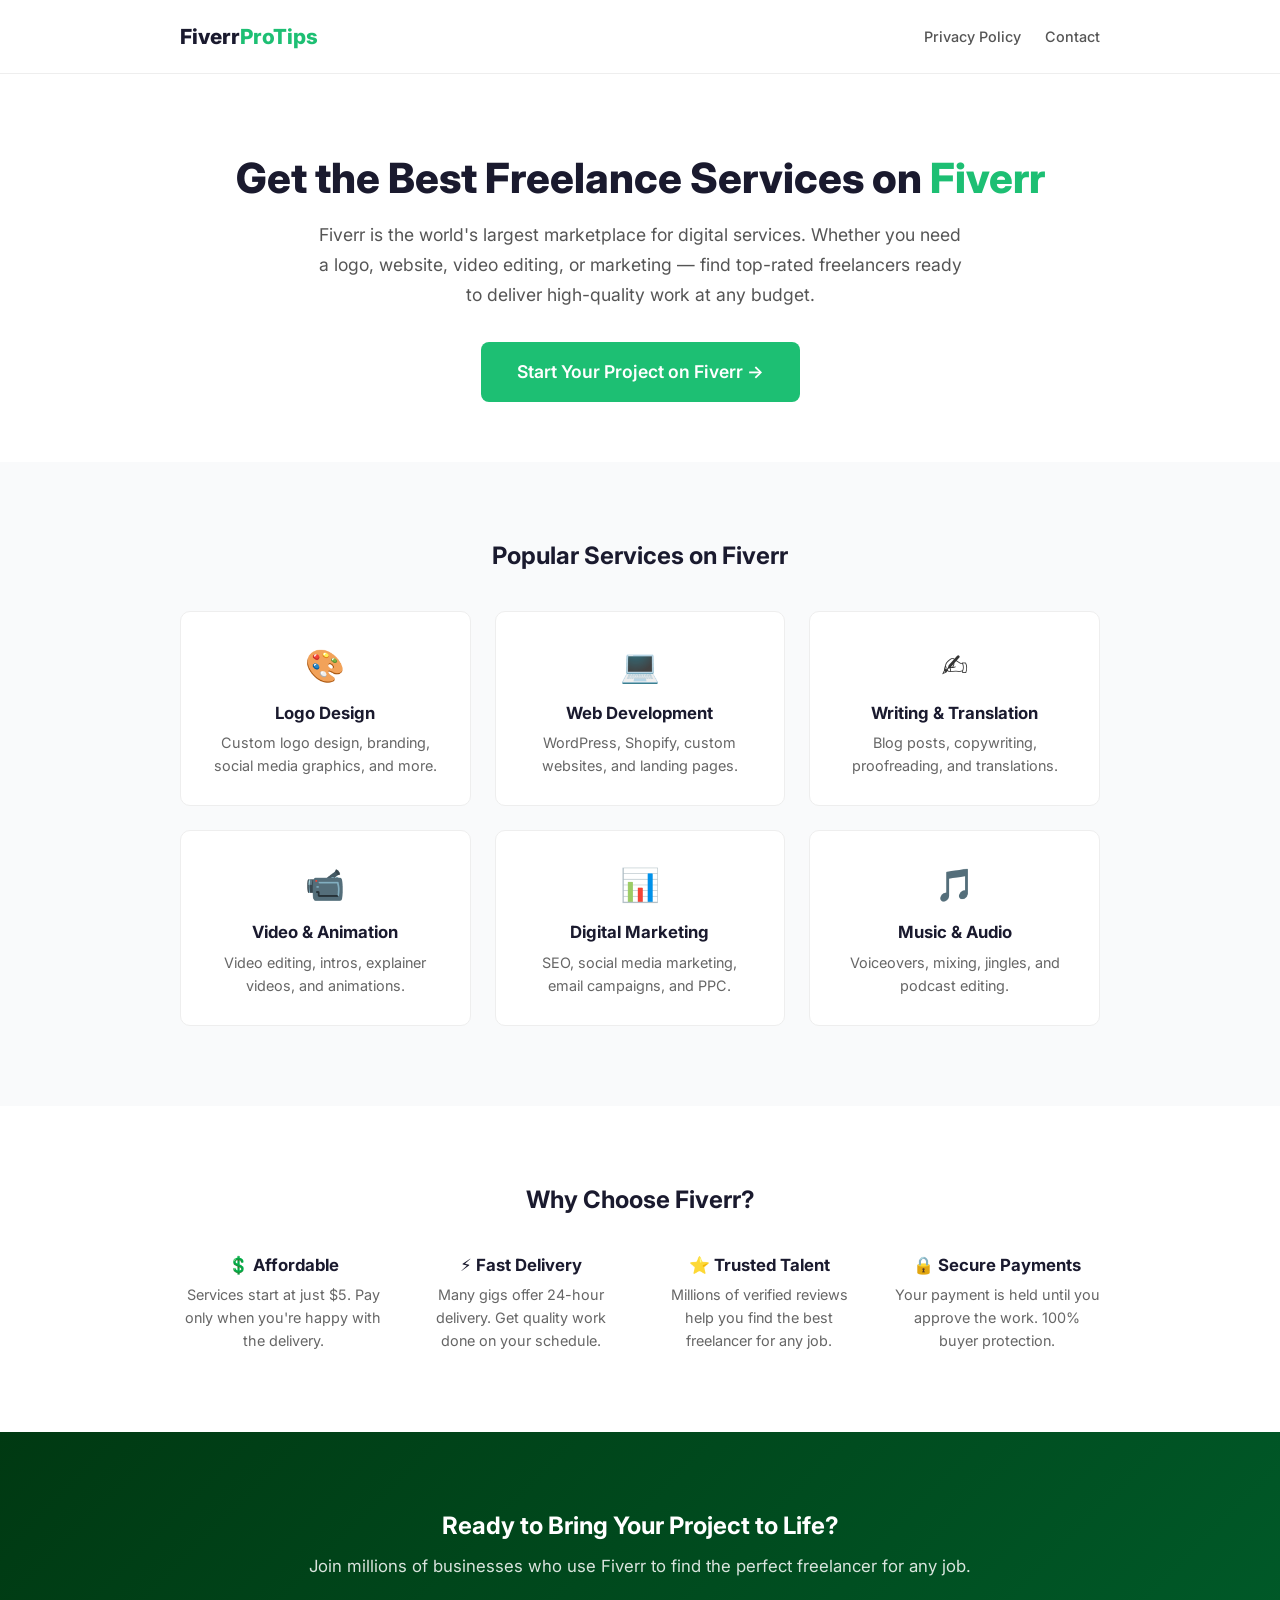
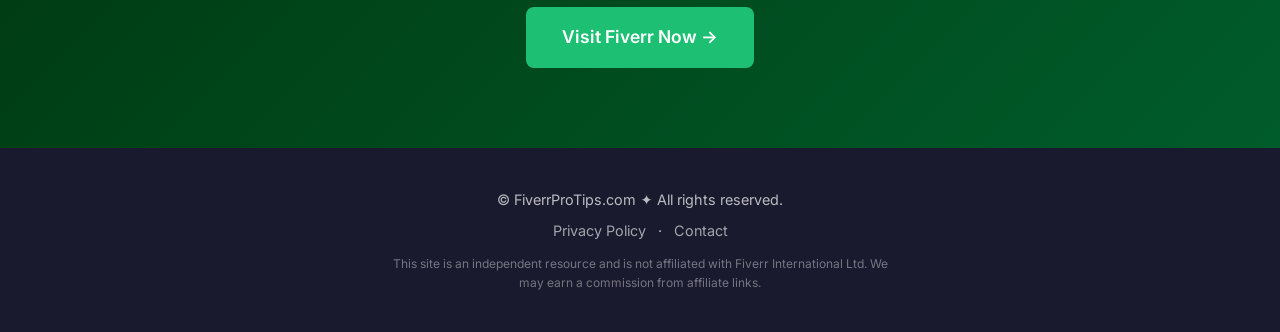
<file: index.html>
<!DOCTYPE html>
<html lang="en">
<head>
  <meta charset="UTF-8">
  <meta name="viewport" content="width=device-width, initial-scale=1.0">
  <meta name="description" content="Discover how Fiverr connects you with top freelance talent. From graphic design to web development, get professional services starting at just $5.">
  <meta property="og:title" content="FiverrProTips — Find the Best Freelance Services on Fiverr">
  <meta property="og:description" content="Discover how Fiverr connects you with top freelance talent. Get professional services starting at just $5.">
  <link rel="canonical" href="https://fiverrprotips.com">
  <title>FiverrProTips — Find the Best Freelance Services on Fiverr</title>
  <link rel="preconnect" href="https://fonts.googleapis.com">
  <link rel="preconnect" href="https://fonts.gstatic.com" crossorigin>
  <link href="https://fonts.googleapis.com/css2?family=Inter:wght@400;600;700;800&display=swap" rel="stylesheet">
  <link rel="stylesheet" href="styles.css">
</head>
<body>

  <!-- Header -->
  <header>
    <div class="container">
      <a href="index.html" class="logo">Fiverr<span>ProTips</span></a>
      <nav>
        <a href="privacy-policy.html">Privacy Policy</a>
        <a href="contact.html">Contact</a>
      </nav>
    </div>
  </header>

  <!-- Hero -->
  <section class="hero">
    <div class="container">
      <h1>Get the Best Freelance Services on <span>Fiverr</span></h1>
      <p>Fiverr is the world's largest marketplace for digital services. Whether you need a logo, website, video editing, or marketing — find top-rated freelancers ready to deliver high-quality work at any budget.</p>
      <a href="https://go.fiverr.com/visit/?bta=22114&brand=fp&landingPage=fiverr.com" target="_blank" rel="noopener" class="cta-btn">Start Your Project on Fiverr →</a>
    </div>
  </section>

  <!-- Fiverr Services -->
  <section class="services">
    <div class="container">
      <h2>Popular Services on Fiverr</h2>
      <div class="services-grid">
        <div class="service-item">
          <span class="service-icon">🎨</span>
          <h3>Logo Design</h3>
          <p>Custom logo design, branding, social media graphics, and more.</p>
        </div>
        <div class="service-item">
          <span class="service-icon">💻</span>
          <h3>Web Development</h3>
          <p>WordPress, Shopify, custom websites, and landing pages.</p>
        </div>
        <div class="service-item">
          <span class="service-icon">✍️</span>
          <h3>Writing & Translation</h3>
          <p>Blog posts, copywriting, proofreading, and translations.</p>
        </div>
        <div class="service-item">
          <span class="service-icon">📹</span>
          <h3>Video & Animation</h3>
          <p>Video editing, intros, explainer videos, and animations.</p>
        </div>
        <div class="service-item">
          <span class="service-icon">📊</span>
          <h3>Digital Marketing</h3>
          <p>SEO, social media marketing, email campaigns, and PPC.</p>
        </div>
        <div class="service-item">
          <span class="service-icon">🎵</span>
          <h3>Music & Audio</h3>
          <p>Voiceovers, mixing, jingles, and podcast editing.</p>
        </div>
      </div>
    </div>
  </section>

  <!-- Why Fiverr -->
  <section class="why">
    <div class="container">
      <h2>Why Choose Fiverr?</h2>
      <div class="why-grid">
        <div class="why-item">
          <h3>💲 Affordable</h3>
          <p>Services start at just $5. Pay only when you're happy with the delivery.</p>
        </div>
        <div class="why-item">
          <h3>⚡ Fast Delivery</h3>
          <p>Many gigs offer 24-hour delivery. Get quality work done on your schedule.</p>
        </div>
        <div class="why-item">
          <h3>⭐ Trusted Talent</h3>
          <p>Millions of verified reviews help you find the best freelancer for any job.</p>
        </div>
        <div class="why-item">
          <h3>🔒 Secure Payments</h3>
          <p>Your payment is held until you approve the work. 100% buyer protection.</p>
        </div>
      </div>
    </div>
  </section>

  <!-- CTA -->
  <section class="cta">
    <div class="container">
      <h2>Ready to Bring Your Project to Life?</h2>
      <p>Join millions of businesses who use Fiverr to find the perfect freelancer for any job.</p>
      <a href="https://go.fiverr.com/visit/?bta=22114&brand=fp&landingPage=fiverr.com" target="_blank" rel="noopener" class="cta-btn">Visit Fiverr Now →</a>
    </div>
  </section>

  <!-- Footer -->
  <footer>
    <div class="container">
      <p>&copy; FiverrProTips.com ✦ All rights reserved.</p>
      <p class="footer-links">
        <a href="privacy-policy.html">Privacy Policy</a> · <a href="contact.html">Contact</a>
      </p>
      <p class="disclaimer">This site is an independent resource and is not affiliated with Fiverr International Ltd. We may earn a commission from affiliate links.</p>
    </div>
  </footer>

  <script src="script.js"></script>
</body>
</html>
</file>
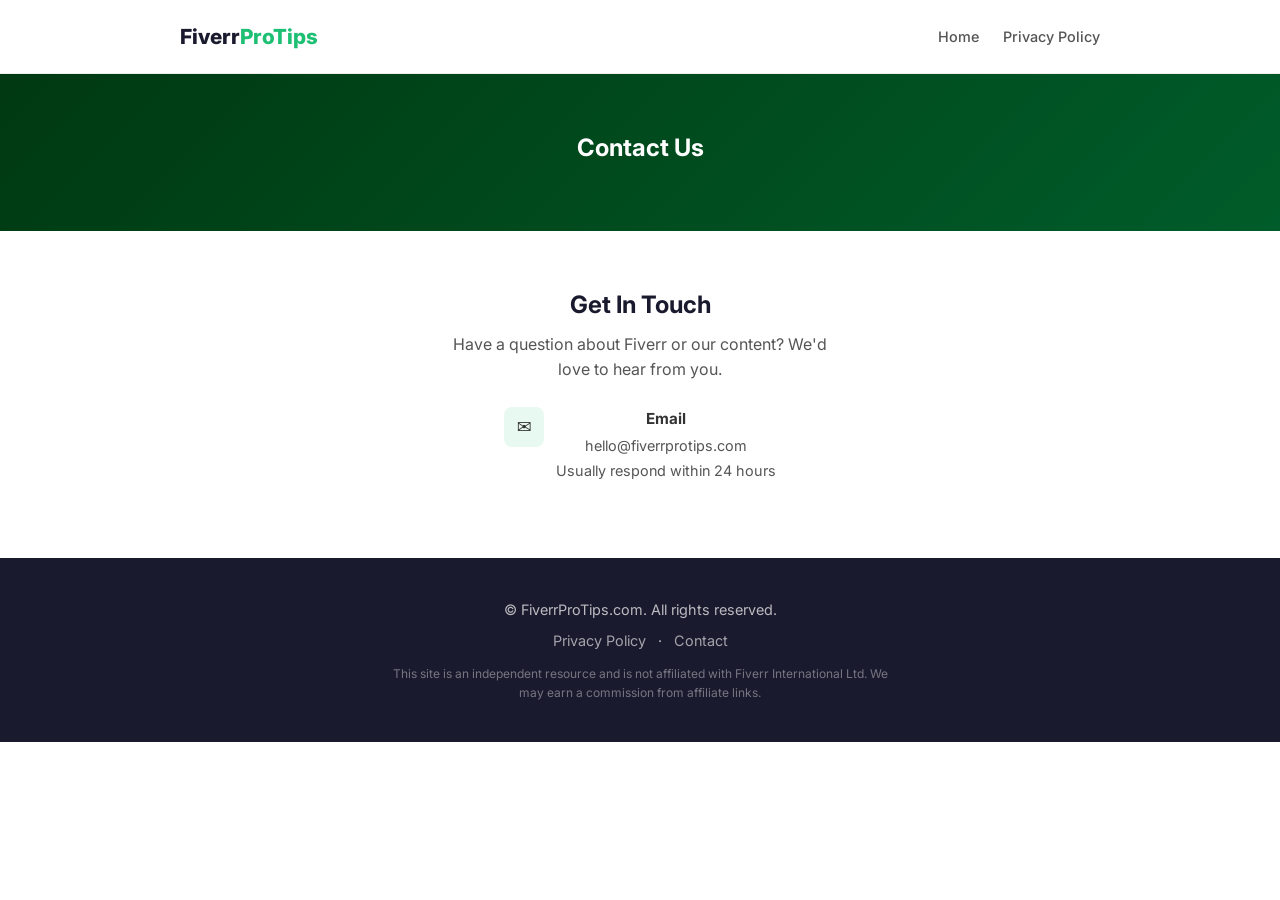
<file: contact.html>
<!DOCTYPE html>
<html lang="en">
<head>
  <meta charset="UTF-8">
  <meta name="viewport" content="width=device-width, initial-scale=1.0">
  <meta name="robots" content="index, follow">
  <link rel="canonical" href="https://fiverrprotips.com/contact">
  <title>Contact Us — FiverrProTips</title>
  <link href="https://fonts.googleapis.com/css2?family=Inter:wght@400;600;700;800&display=swap" rel="stylesheet">
  <link rel="stylesheet" href="styles.css">
</head>
<body>

  <header>
    <div class="container">
      <a href="index.html" class="logo">Fiverr<span>ProTips</span></a>
      <nav>
        <a href="index.html">Home</a>
        <a href="privacy-policy.html">Privacy Policy</a>
      </nav>
    </div>
  </header>

  <section class="page-hero">
    <div class="container">
      <h1>Contact Us</h1>
    </div>
  </section>

  <section class="content-section">
    <div class="container">
      <div class="contact-info" style="text-align:center; max-width:400px; margin:0 auto;">
        <h2>Get In Touch</h2>
        <p>Have a question about Fiverr or our content? We'd love to hear from you.</p>
        <div class="contact-method" style="justify-content:center;">
          <div class="contact-method-icon">&#9993;</div>
          <div>
            <h4>Email</h4>
            <a href="mailto:hello@fiverrprotips.com">hello@fiverrprotips.com</a>
            <p>Usually respond within 24 hours</p>
          </div>
        </div>
      </div>
    </div>
  </section>

  <footer>
    <div class="container">
      <p>&copy; FiverrProTips.com. All rights reserved.</p>
      <p class="footer-links"><a href="privacy-policy.html">Privacy Policy</a> · <a href="contact.html">Contact</a></p>
      <p class="disclaimer">This site is an independent resource and is not affiliated with Fiverr International Ltd. We may earn a commission from affiliate links.</p>
    </div>
  </footer>

  <script src="script.js"></script>
</body>
</html>
</file>
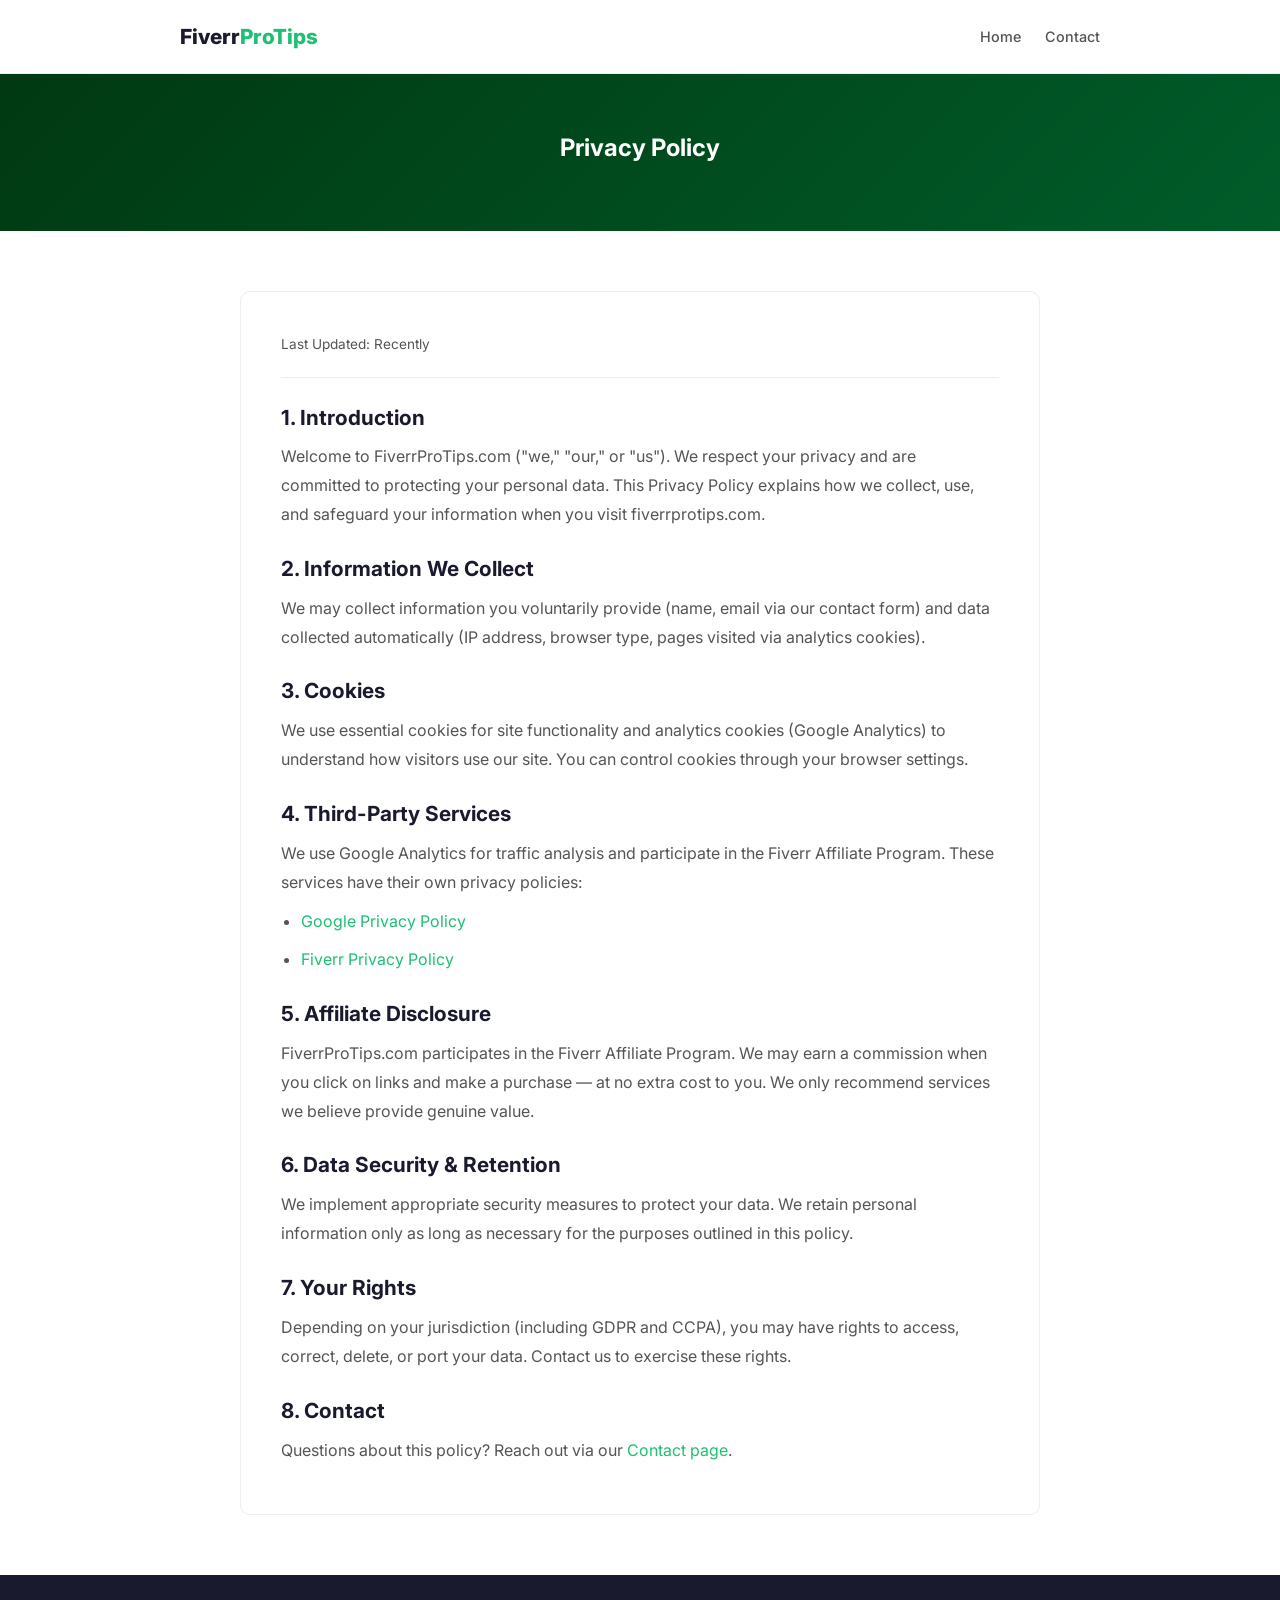
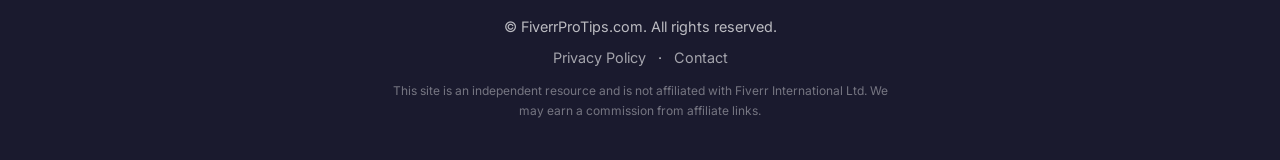
<file: privacy-policy.html>
<!DOCTYPE html>
<html lang="en">
<head>
  <meta charset="UTF-8">
  <meta name="viewport" content="width=device-width, initial-scale=1.0">
  <meta name="robots" content="noindex, follow">
  <link rel="canonical" href="https://fiverrprotips.com/privacy-policy">
  <title>Privacy Policy — FiverrProTips</title>
  <link href="https://fonts.googleapis.com/css2?family=Inter:wght@400;600;700;800&display=swap" rel="stylesheet">
  <link rel="stylesheet" href="styles.css">
</head>
<body>

  <header>
    <div class="container">
      <a href="index.html" class="logo">Fiverr<span>ProTips</span></a>
      <nav>
        <a href="index.html">Home</a>
        <a href="contact.html">Contact</a>
      </nav>
    </div>
  </header>

  <section class="page-hero">
    <div class="container">
      <h1>Privacy Policy</h1>
    </div>
  </section>

  <section class="content-section">
    <div class="container">
      <div class="content-card">
        <p class="last-updated">Last Updated: Recently</p>

        <h2>1. Introduction</h2>
        <p>Welcome to FiverrProTips.com ("we," "our," or "us"). We respect your privacy and are committed to protecting your personal data. This Privacy Policy explains how we collect, use, and safeguard your information when you visit fiverrprotips.com.</p>

        <h2>2. Information We Collect</h2>
        <p>We may collect information you voluntarily provide (name, email via our contact form) and data collected automatically (IP address, browser type, pages visited via analytics cookies).</p>

        <h2>3. Cookies</h2>
        <p>We use essential cookies for site functionality and analytics cookies (Google Analytics) to understand how visitors use our site. You can control cookies through your browser settings.</p>

        <h2>4. Third-Party Services</h2>
        <p>We use Google Analytics for traffic analysis and participate in the Fiverr Affiliate Program. These services have their own privacy policies:</p>
        <ul>
          <li><a href="https://policies.google.com/privacy" target="_blank" rel="noopener">Google Privacy Policy</a></li>
          <li><a href="https://www.fiverr.com/content/privacy-policy" target="_blank" rel="noopener">Fiverr Privacy Policy</a></li>
        </ul>

        <h2>5. Affiliate Disclosure</h2>
        <p>FiverrProTips.com participates in the Fiverr Affiliate Program. We may earn a commission when you click on links and make a purchase — at no extra cost to you. We only recommend services we believe provide genuine value.</p>

        <h2>6. Data Security & Retention</h2>
        <p>We implement appropriate security measures to protect your data. We retain personal information only as long as necessary for the purposes outlined in this policy.</p>

        <h2>7. Your Rights</h2>
        <p>Depending on your jurisdiction (including GDPR and CCPA), you may have rights to access, correct, delete, or port your data. Contact us to exercise these rights.</p>

        <h2>8. Contact</h2>
        <p>Questions about this policy? Reach out via our <a href="contact.html">Contact page</a>.</p>
      </div>
    </div>
  </section>

  <footer>
    <div class="container">
      <p>&copy; FiverrProTips.com. All rights reserved.</p>
      <p class="footer-links"><a href="privacy-policy.html">Privacy Policy</a> · <a href="contact.html">Contact</a></p>
      <p class="disclaimer">This site is an independent resource and is not affiliated with Fiverr International Ltd. We may earn a commission from affiliate links.</p>
    </div>
  </footer>

</body>
</html>
</file>
<file: styles.css>
* { margin: 0; padding: 0; box-sizing: border-box; }

body {
  font-family: 'Inter', system-ui, -apple-system, sans-serif;
  color: #333;
  line-height: 1.6;
  background: #fff;
}

.container {
  max-width: 960px;
  margin: 0 auto;
  padding: 0 20px;
}

a { color: #1dbf73; text-decoration: none; }
a:hover { text-decoration: underline; }
h1, h2, h3 { color: #1a1a2e; line-height: 1.2; }

/* Header */
header {
  padding: 20px 0;
  border-bottom: 1px solid #eee;
  position: sticky;
  top: 0;
  background: #fff;
  z-index: 10;
}
header .container {
  display: flex;
  justify-content: space-between;
  align-items: center;
}
.logo {
  font-size: 1.3rem;
  font-weight: 800;
  color: #1a1a2e;
  text-decoration: none;
}
.logo span { color: #1dbf73; }
header nav { display: flex; gap: 24px; }
header nav a {
  color: #555;
  font-size: 0.9rem;
  font-weight: 500;
}
header nav a:hover { color: #1dbf73; text-decoration: none; }

/* Hero */
.hero {
  text-align: center;
  padding: 80px 0 60px;
}
.hero h1 {
  font-size: clamp(1.8rem, 4vw, 2.6rem);
  font-weight: 800;
  margin-bottom: 16px;
}
.hero h1 span { color: #1dbf73; }
.hero p {
  font-size: 1.1rem;
  color: #555;
  max-width: 650px;
  margin: 0 auto 32px;
  line-height: 1.7;
}

/* CTA Button */
.cta-btn {
  display: inline-block;
  background: #1dbf73;
  color: #fff;
  padding: 16px 36px;
  border-radius: 8px;
  font-size: 1.1rem;
  font-weight: 600;
  text-decoration: none;
  transition: background 0.2s;
}
.cta-btn:hover {
  background: #19a463;
  text-decoration: none;
  color: #fff;
}

/* Services */
.services {
  padding: 80px 0;
  background: #f9fafb;
}
.services h2 { text-align: center; margin-bottom: 40px; }
.services-grid {
  display: grid;
  grid-template-columns: repeat(auto-fit, minmax(250px, 1fr));
  gap: 24px;
}
.service-item {
  background: #fff;
  padding: 28px;
  border-radius: 10px;
  border: 1px solid #eee;
  text-align: center;
  transition: box-shadow 0.2s;
}
.service-item:hover { box-shadow: 0 4px 16px rgba(0,0,0,0.08); }
.service-icon { font-size: 2rem; display: block; margin-bottom: 12px; }
.service-item h3 { font-size: 1.05rem; margin-bottom: 8px; }
.service-item p { color: #666; font-size: 0.9rem; }

/* Why */
.why { padding: 80px 0; }
.why h2 { text-align: center; margin-bottom: 40px; }
.why-grid {
  display: grid;
  grid-template-columns: repeat(auto-fit, minmax(200px, 1fr));
  gap: 32px;
}
.why-item { text-align: center; }
.why-item h3 { font-size: 1.05rem; margin-bottom: 8px; }
.why-item p { color: #666; font-size: 0.9rem; }

/* CTA */
.cta {
  text-align: center;
  padding: 80px 0;
  background: linear-gradient(135deg, #003912, #005c2a);
  color: #fff;
}
.cta h2 { color: #fff; margin-bottom: 12px; }
.cta p { color: rgba(255,255,255,0.85); margin-bottom: 28px; font-size: 1.05rem; }

/* Footer */
footer {
  background: #1a1a2e;
  color: rgba(255,255,255,0.7);
  text-align: center;
  padding: 40px 0;
  font-size: 0.9rem;
}
.footer-links { margin: 8px 0; }
.footer-links a { margin: 0 8px; color: rgba(255,255,255,0.6); }
footer .disclaimer {
  font-size: 0.75rem;
  color: rgba(255,255,255,0.4);
  margin-top: 12px;
  max-width: 500px;
  margin-left: auto;
  margin-right: auto;
}

/* Page Hero (sub-pages) */
.page-hero {
  text-align: center;
  padding: 60px 0;
  background: linear-gradient(135deg, #003912, #005c2a);
  color: #fff;
}
.page-hero h1 { color: #fff; margin-bottom: 8px; }

/* Content Card (sub-pages) */
.content-section { padding: 60px 0; }
.content-card {
  max-width: 800px;
  margin: 0 auto;
  background: #fff;
  border: 1px solid #eee;
  border-radius: 10px;
  padding: 40px;
}
.content-card h2 { margin: 28px 0 12px; font-size: 1.3rem; }
.content-card h2:first-child { margin-top: 0; }
.content-card p, .content-card li { color: #555; line-height: 1.8; margin-bottom: 10px; }
.content-card ul, .content-card ol { padding-left: 20px; margin-bottom: 16px; }
.last-updated { font-size: 0.85rem; color: #aaa; margin-bottom: 24px; padding-bottom: 20px; border-bottom: 1px solid #eee; }

/* Contact */
.contact-grid {
  display: grid;
  grid-template-columns: 1fr 1.2fr;
  gap: 40px;
  max-width: 900px;
  margin: 0 auto;
}
.contact-info h2 { margin-bottom: 12px; }
.contact-info > p { color: #555; margin-bottom: 24px; }
.contact-method {
  display: flex;
  gap: 12px;
  align-items: flex-start;
  margin-bottom: 16px;
}
.contact-method-icon {
  width: 40px; height: 40px;
  border-radius: 8px;
  background: #e8f9f1;
  display: flex;
  align-items: center;
  justify-content: center;
  font-size: 1.1rem;
  flex-shrink: 0;
}
.contact-method h4 { font-size: 0.95rem; margin-bottom: 2px; }
.contact-method p, .contact-method a { font-size: 0.9rem; color: #555; }

.contact-form-card {
  background: #fff;
  border: 1px solid #eee;
  border-radius: 10px;
  padding: 36px;
}
.contact-form-card h3 { margin-bottom: 20px; }
.form-group { margin-bottom: 18px; }
.form-group label { display: block; font-weight: 600; font-size: 0.9rem; margin-bottom: 4px; }
.form-group input,
.form-group textarea,
.form-group select {
  width: 100%;
  padding: 10px 14px;
  border: 1px solid #ccc;
  border-radius: 6px;
  font-family: 'Inter', sans-serif;
  font-size: 0.95rem;
}
.form-group input:focus,
.form-group textarea:focus,
.form-group select:focus {
  outline: none;
  border-color: #1dbf73;
  box-shadow: 0 0 0 3px rgba(29,191,115,0.1);
}
.form-group textarea { min-height: 120px; resize: vertical; }
.form-submit {
  width: 100%;
  padding: 14px;
  background: #1dbf73;
  color: #fff;
  border: none;
  border-radius: 8px;
  font-size: 1rem;
  font-weight: 600;
  cursor: pointer;
  transition: background 0.2s;
}
.form-submit:hover { background: #19a463; }

.form-success { display: none; text-align: center; padding: 40px 20px; }
.form-success.show { display: block; }
.form-success .success-icon {
  width: 56px; height: 56px;
  border-radius: 50%;
  background: #e8f9f1;
  margin: 0 auto 12px;
  display: flex;
  align-items: center;
  justify-content: center;
  font-size: 1.6rem;
}
.form-success h3 { margin-bottom: 6px; }

/* FAQ */
.faq-list { max-width: 700px; margin: 0 auto; }
.faq-item { border-bottom: 1px solid #eee; padding: 20px 0; }
.faq-question {
  display: flex;
  justify-content: space-between;
  align-items: center;
  width: 100%;
  background: none;
  border: none;
  cursor: pointer;
  font-weight: 600;
  font-size: 1rem;
  text-align: left;
  color: #1a1a2e;
  padding: 0;
  gap: 12px;
}
.faq-answer { max-height: 0; overflow: hidden; transition: max-height 0.3s; }
.faq-item.open .faq-answer { max-height: 200px; padding-top: 12px; }

/* Cookie Banner */
.cookie-banner {
  position: fixed;
  bottom: 16px; left: 16px; right: 16px;
  max-width: 420px;
  background: #fff;
  border-radius: 10px;
  box-shadow: 0 4px 20px rgba(0,0,0,0.15);
  padding: 16px 20px;
  display: flex;
  align-items: center;
  gap: 12px;
  font-size: 0.85rem;
  transform: translateY(120%);
  transition: transform 0.3s;
  z-index: 999;
}
.cookie-banner.show { transform: translateY(0); }
.cookie-banner p { color: #555; flex: 1; }
.cookie-banner .btn-ok {
  padding: 8px 18px;
  background: #1dbf73;
  color: #fff;
  border: none;
  border-radius: 6px;
  font-weight: 600;
  cursor: pointer;
}

/* Mobile */
@media (max-width: 640px) {
  .contact-grid { grid-template-columns: 1fr; }
  .content-card { padding: 24px; }
  header .container { flex-direction: column; gap: 12px; }
}
</file>
